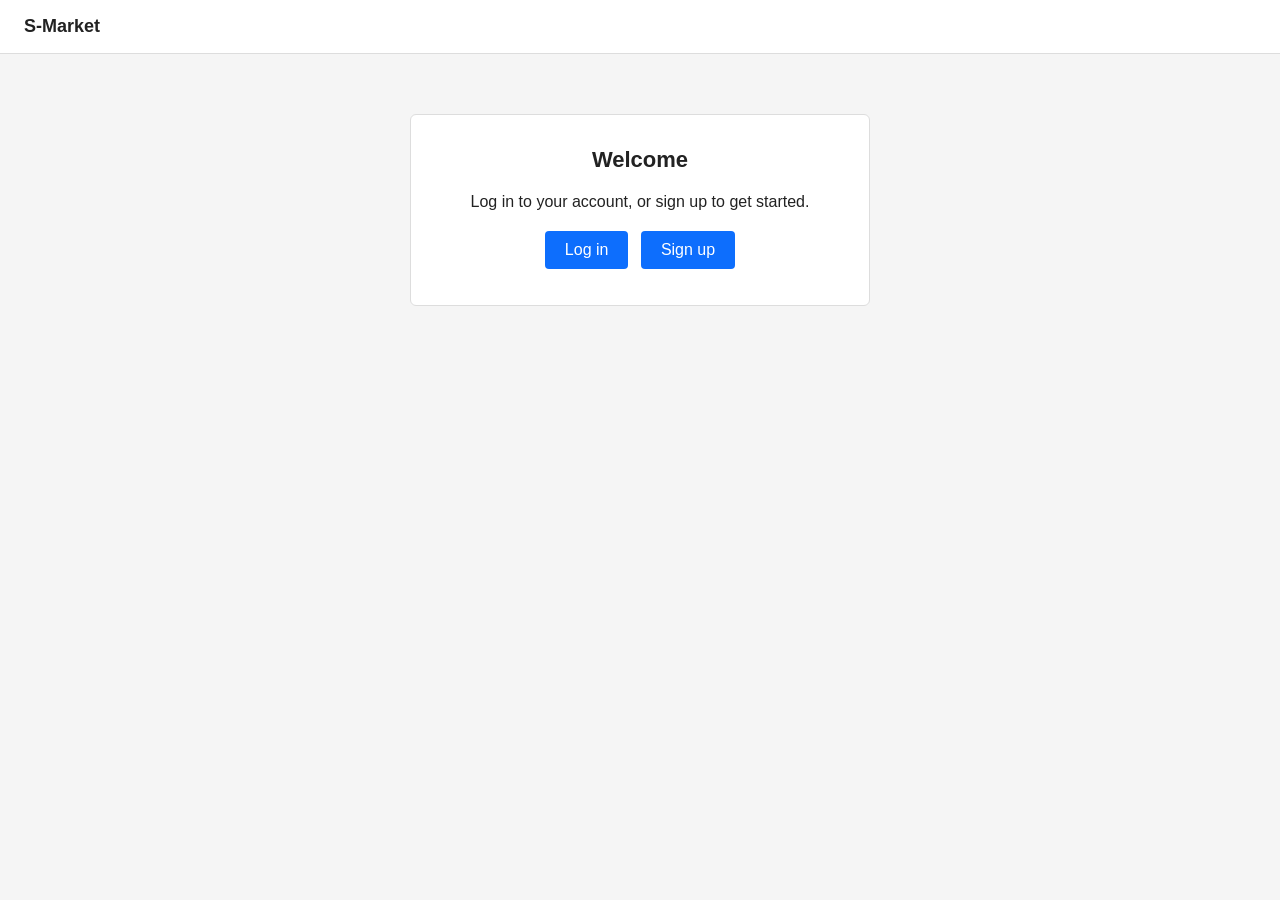
<file: src/main/webapp/Index.html>
<!DOCTYPE html>
<html>
	<head>
		<meta charset="UTF-8">
		<link rel="stylesheet" href="style.css">
		<title>Welcome</title>
	</head>
	<body>
		<div class="top-bar">S-Market</div>
 
		<div class="container wide">
			<h1>Welcome</h1>
			<p>Log in to your account, or sign up to get started.</p>
			<a href="login" class="btn-link">Log in</a>
			<a href="SignUp.html" class="btn-link">Sign up</a>
		</div>
	</body>
</html>
</file>
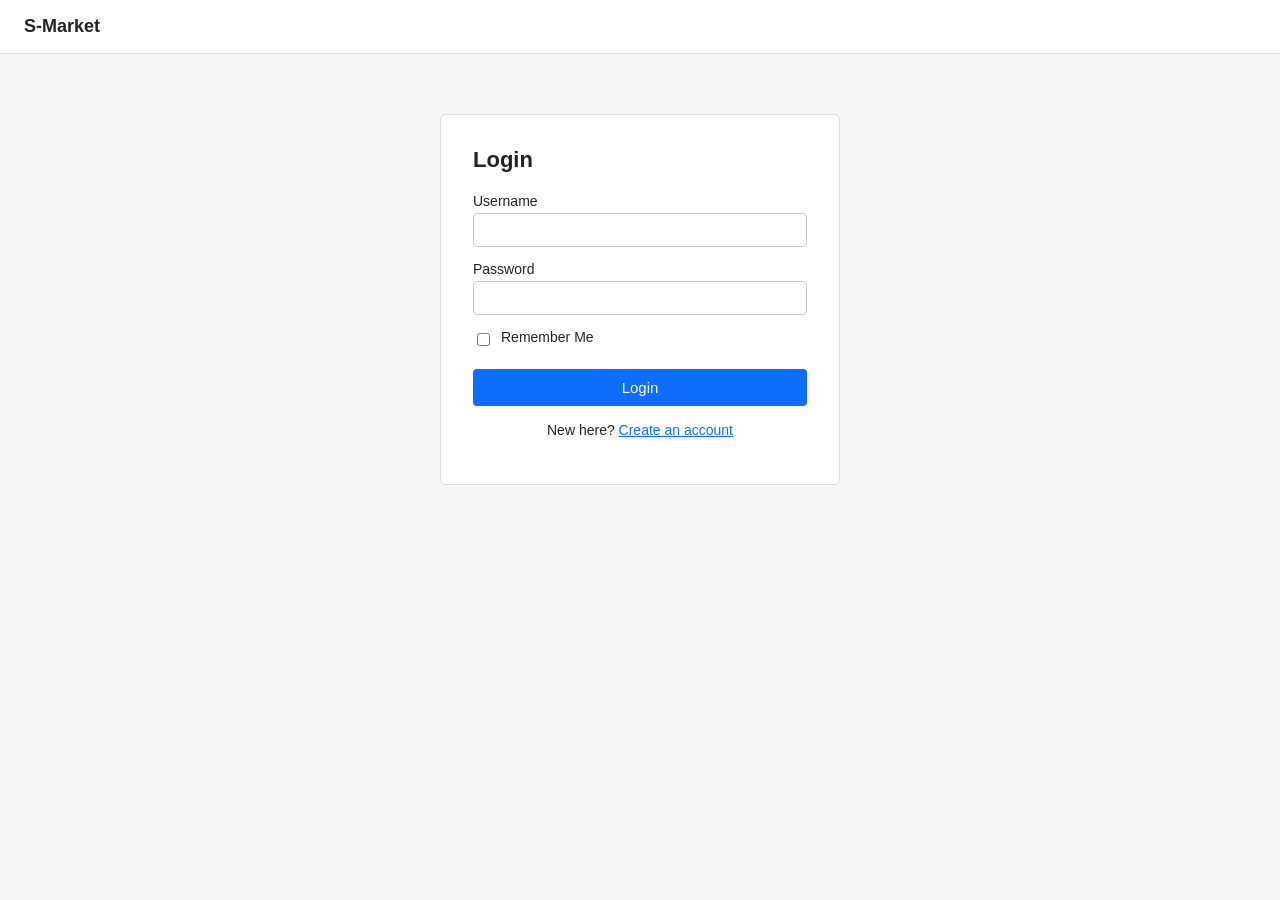
<file: src/main/webapp/Login.html>
<!DOCTYPE html>
<html>
	<head>
		<meta charset="UTF-8">
		<link rel="stylesheet" href="style.css">
		<title>Login</title>
	</head>
	<body>
		<div class="top-bar">S-Market</div>
 
		<div class="container">
			<h1>Login</h1>
	 
			<div class="alert-error" id="loginError"></div>
	 
			<form action="login" method="post">
				<div class="field">
					<label for="username">Username</label>
					<input type="text" id="username" name="username" required>
				</div>
	 
				<div class="field">
					<label for="password">Password</label>
					<input type="password" id="password" name="password" required>
				</div>
				
				<div class="field">
					<input type="checkbox" id="rememberMe" name="rememberMe">
					<label for="rememberMe">Remember Me</label>
				</div>
	 
				<button type="submit" >Login</button>
			</form>
	 
			<p class="link-row">New here? <a href="SignUp.html">Create an account</a></p>
			
			<script>
				var params = new URLSearchParams(window.location.search);
				var message = params.get('error');
				if (message) {
					var banner = document.getElementById('loginError');
					banner.textContent = message;
					banner.classList.add('is-visible');
				}
			</script>
			
		</div>
	</body>
</html>
</file>
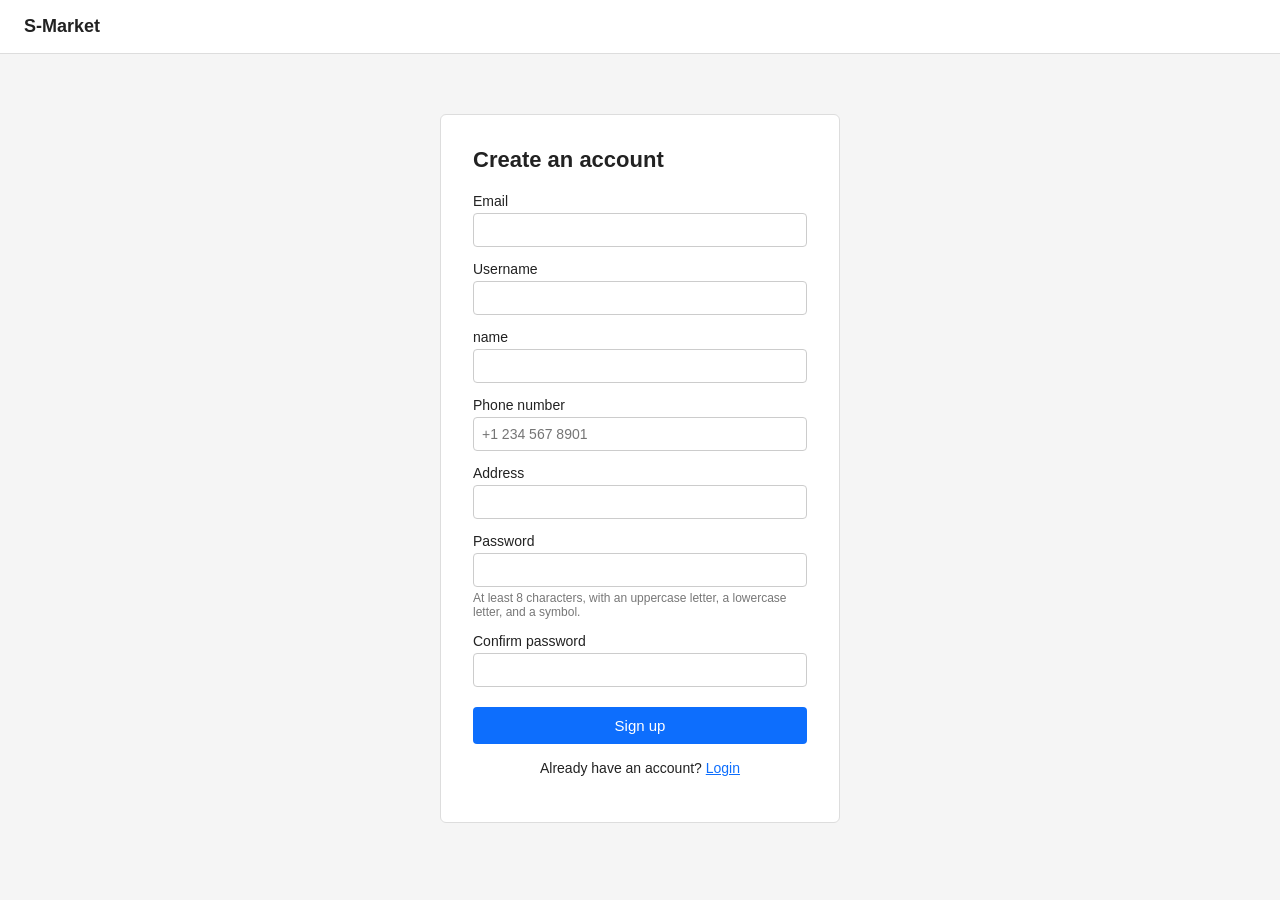
<file: src/main/webapp/SignUp.html>
<!DOCTYPE html>
<html>
	<head>
		<meta charset="UTF-8">
		<link rel="stylesheet" href="style.css">
		<title>SignUp</title>
	</head>
	<body>
		<div class="top-bar">S-Market</div>
 
		<div class="container">
			<h1>Create an account</h1>
	 
			<div class="alert-error" id="signupError"></div>
	 
			<form action="signup" method="post">
				<div class="field">
					<label for="email">Email</label>
					<input type="email" id="email" name="email" required>
				</div>
	 
				<div class="field">
					<label for="username">Username</label>
					<input type="text" id="username" name="username" required>
				</div>
				
				<div class="field">
					<label for="name">name</label>
					<input type="text" id="name" name="name" required>
				</div>
	 
				<div class="field">
					<label for="phone">Phone number</label>
					<input type="text" id="phone" name="phone" placeholder="+1 234 567 8901" required>
				</div>
				
				<div class="field">
					<label for="address">Address</label>
					<input type="text" id="address" name="address" required>
				</div>
				
				<div class="field">
					<label for="password">Password</label>
					<input type="password" id="password" name="password" required>
					<span class="hint">At least 8 characters, with an uppercase letter, a lowercase letter, and a symbol.</span>
				</div>
	 
				<div class="field">
					<label for="confirmPassword">Confirm password</label>
					<input type="password" id="confirmPassword" name="confirmPassword" required>
				</div>
	 
				<button type="submit">Sign up</button>
			</form>
	 
			<p class="link-row">Already have an account? <a href="login">Login</a></p>
			
			<script>
				var params = new URLSearchParams(window.location.search);
				var message = params.get('error');
				if (message) {
					var banner = document.getElementById('signupError');
					banner.textContent = message;
					banner.classList.add('is-visible');
				}
			</script>
			
		</div>
	</body>
</html>
</file>
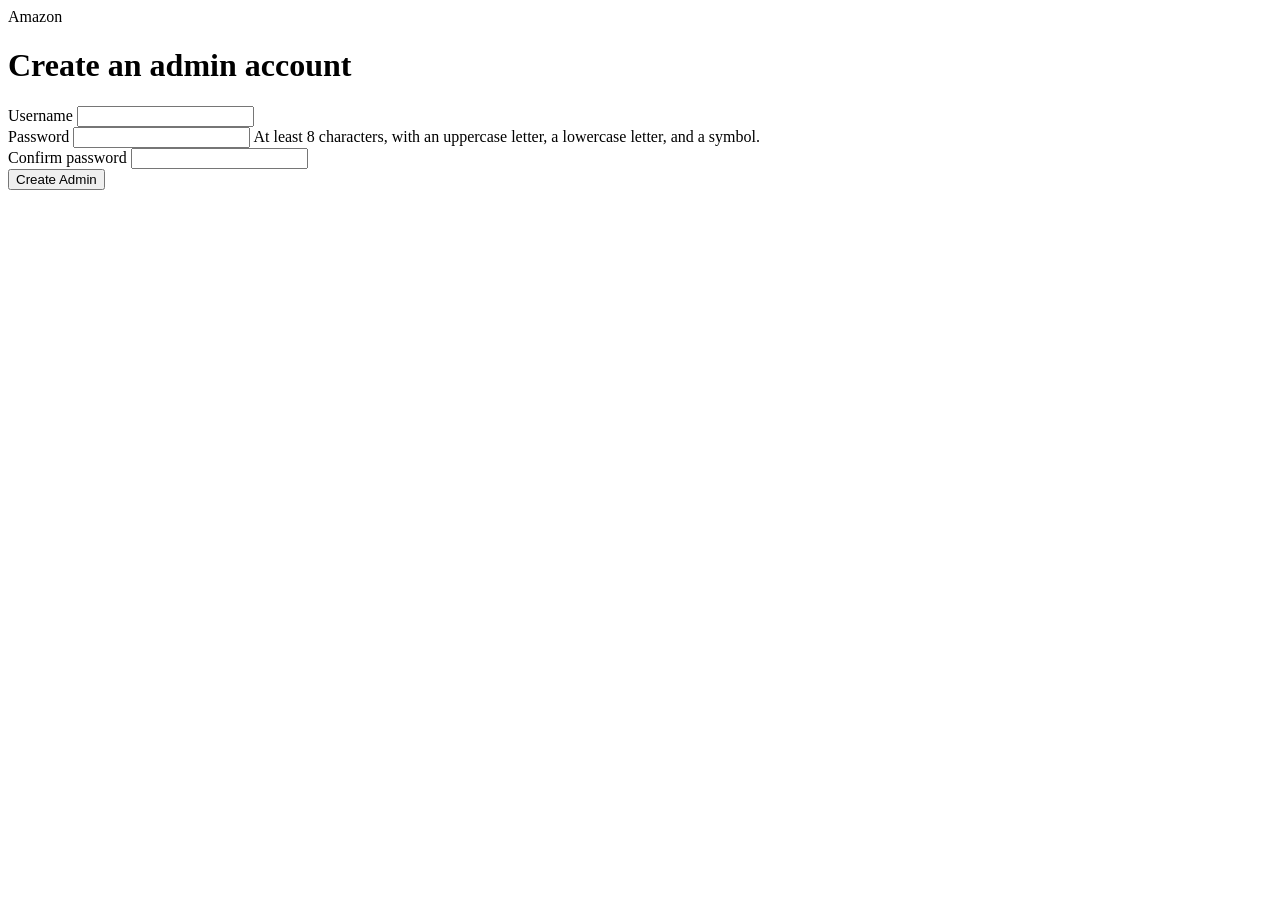
<file: src/main/webapp/admin/AdminCreate.html>
<!DOCTYPE html>
<html>
<head>
    <meta charset="UTF-8">
    <title>Create Admin</title>
</head>
<body>
<div class="top-bar">Amazon</div>

<div class="container">
    <h1>Create an admin account</h1>

    <div class="alert-error" id="signupError"></div>

    <form action="create" method="post">

        <div class="field">
            <label for="username">Username</label>
            <input type="text" id="username" name="username" required>
        </div>

        <div class="field">
            <label for="password">Password</label>
            <input type="password" id="password" name="password" required>
            <span class="hint">At least 8 characters, with an uppercase letter, a lowercase letter, and a symbol.</span>
        </div>

        <div class="field">
            <label for="confirmPassword">Confirm password</label>
            <input type="password" id="confirmPassword" name="confirmPassword" required>
        </div>

        <button type="submit">Create Admin</button>
    </form>

    <script>
        var params = new URLSearchParams(window.location.search);
        var message = params.get('error');
        if (message) {
            var banner = document.getElementById('signupError');
            banner.textContent = message;
            banner.classList.add('is-visible');
        }
    </script>

</div>
</body>
</html>
</file>
<file: src/main/webapp/style.css>
* {
	box-sizing: border-box; 
}

body {
  margin: 0;
  font-family: Arial, Helvetica, sans-serif;
  background: #f5f5f5;
  color: #222;
}

.top-bar {
  padding: 16px 24px;
  font-weight: bold;
  font-size: 18px;
  background: #fff;
  border-bottom: 1px solid #ddd;
}

.container {
  max-width: 400px;
  margin: 60px auto;
  background: #fff;
  border: 1px solid #ddd;
  border-radius: 6px;
  padding: 32px;
}

.container.wide {
  max-width: 460px;
  text-align: center;
}

h1 {
  font-size: 22px;
  margin: 0 0 20px;
}

.field {
	margin-bottom: 14px;
    display: flex;
    flex-direction: column;
}

.field:has(#rememberMe) {
    flex-direction: row;
    align-items: center;
    gap: 8px;
}

label {
  display: block;
  font-size: 14px;
  margin-bottom: 4px;
}

.hint {
  display: block;
  font-size: 12px;
  color: #777;
  margin-top: 4px;
}

input[type="text"],
input[type="email"],
input[type="password"] {
  width: 100%;
  padding: 8px;
  font-size: 14px;
  border: 1px solid #ccc;
  border-radius: 4px;
}

input:focus {
  outline: none;
  border-color: #0d6efd;
}

button {
  width: 100%;
  padding: 10px;
  font-size: 15px;
  border: none;
  border-radius: 4px;
  background: #0d6efd;
  color: #fff;
  cursor: pointer;
  margin-top: 6px;
}

button:hover {
	background: #0b5ed7; 
}

.link-row{
  margin-top: 16px;
  font-size: 14px;
  text-align: center;
}

a {
	color: #0d6efd; 
}

.btn-link {
  display: inline-block;
  padding: 10px 20px;
  background: #0d6efd;
  color: #fff;
  text-decoration: none;
  border-radius: 4px;
  margin: 4px;
}


.alert-error {
  display: none;
  background: #f8d7da;
  border: 1px solid #f5c2c7;
  color: #842029;
  padding: 10px 12px;
  border-radius: 4px;
  font-size: 14px;
  margin-bottom: 16px;
}

.alert-error.is-visible {
	display: block; 
}
</file>
